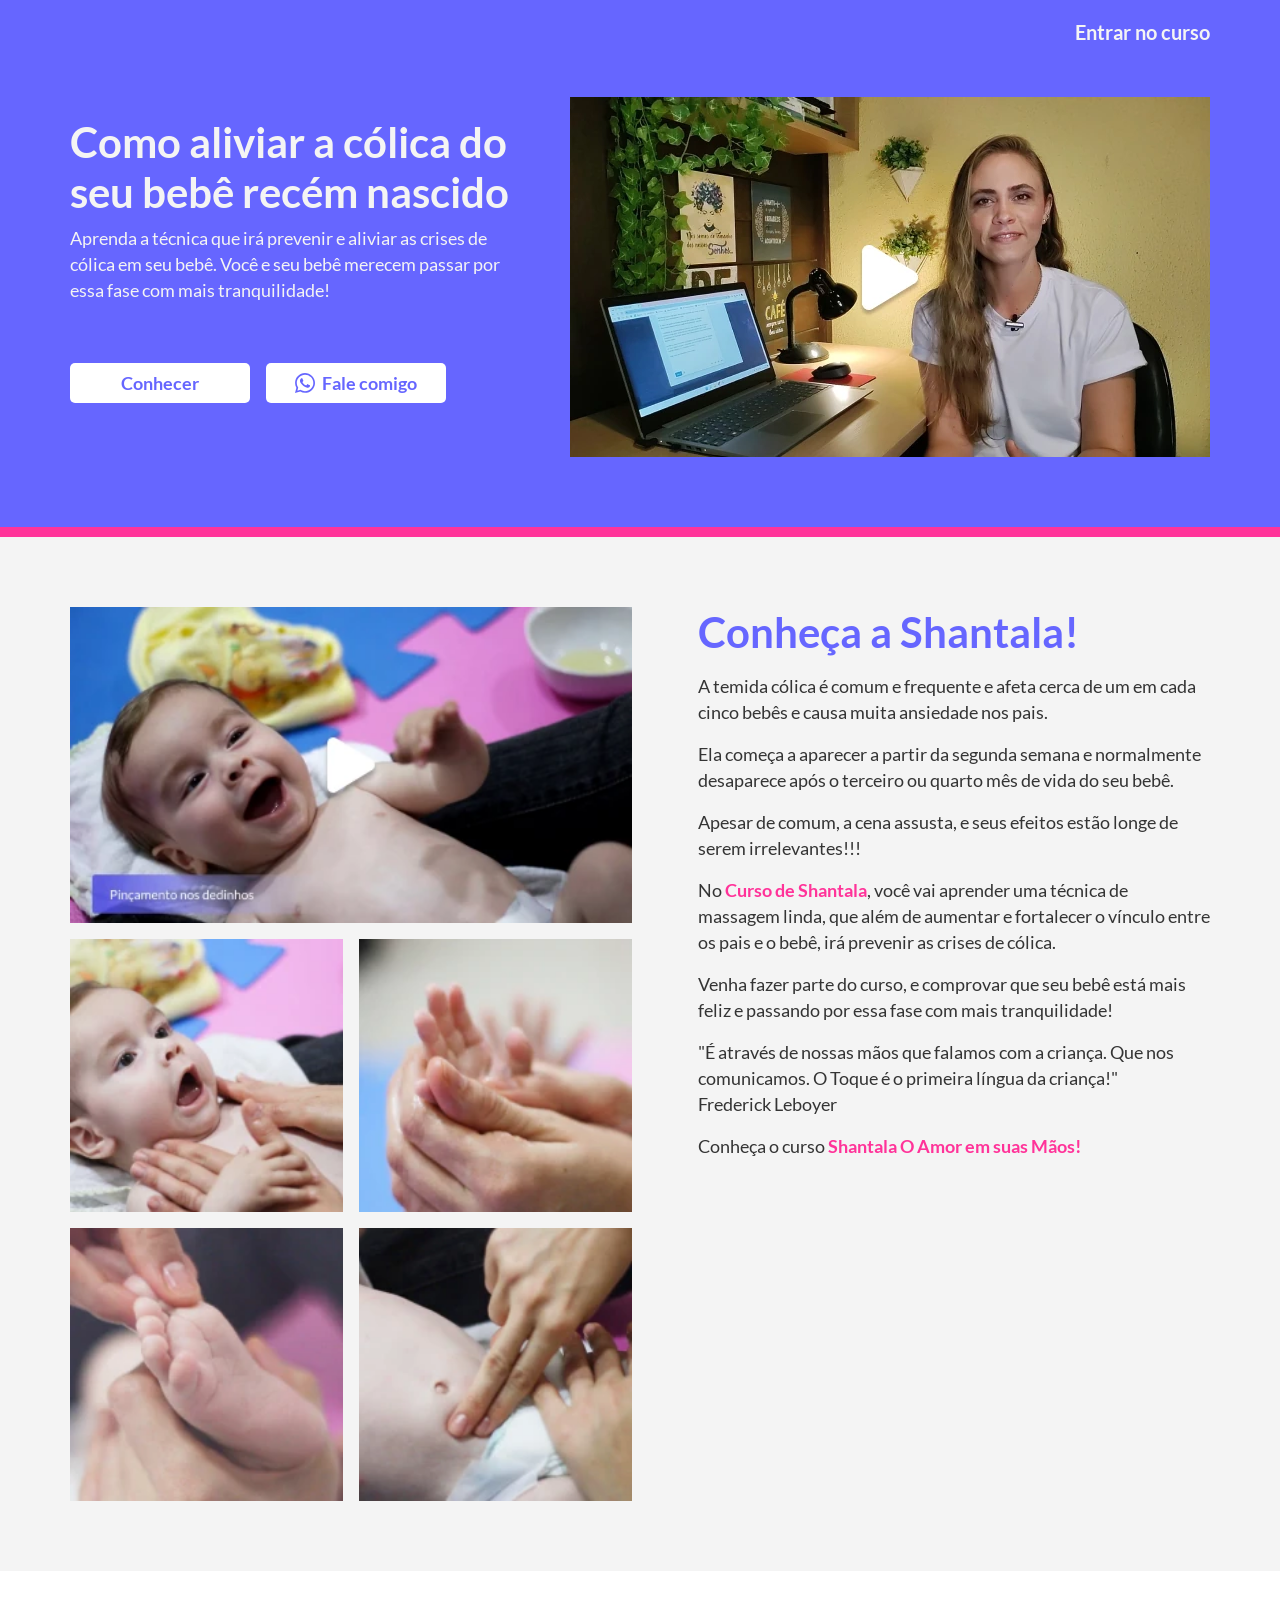
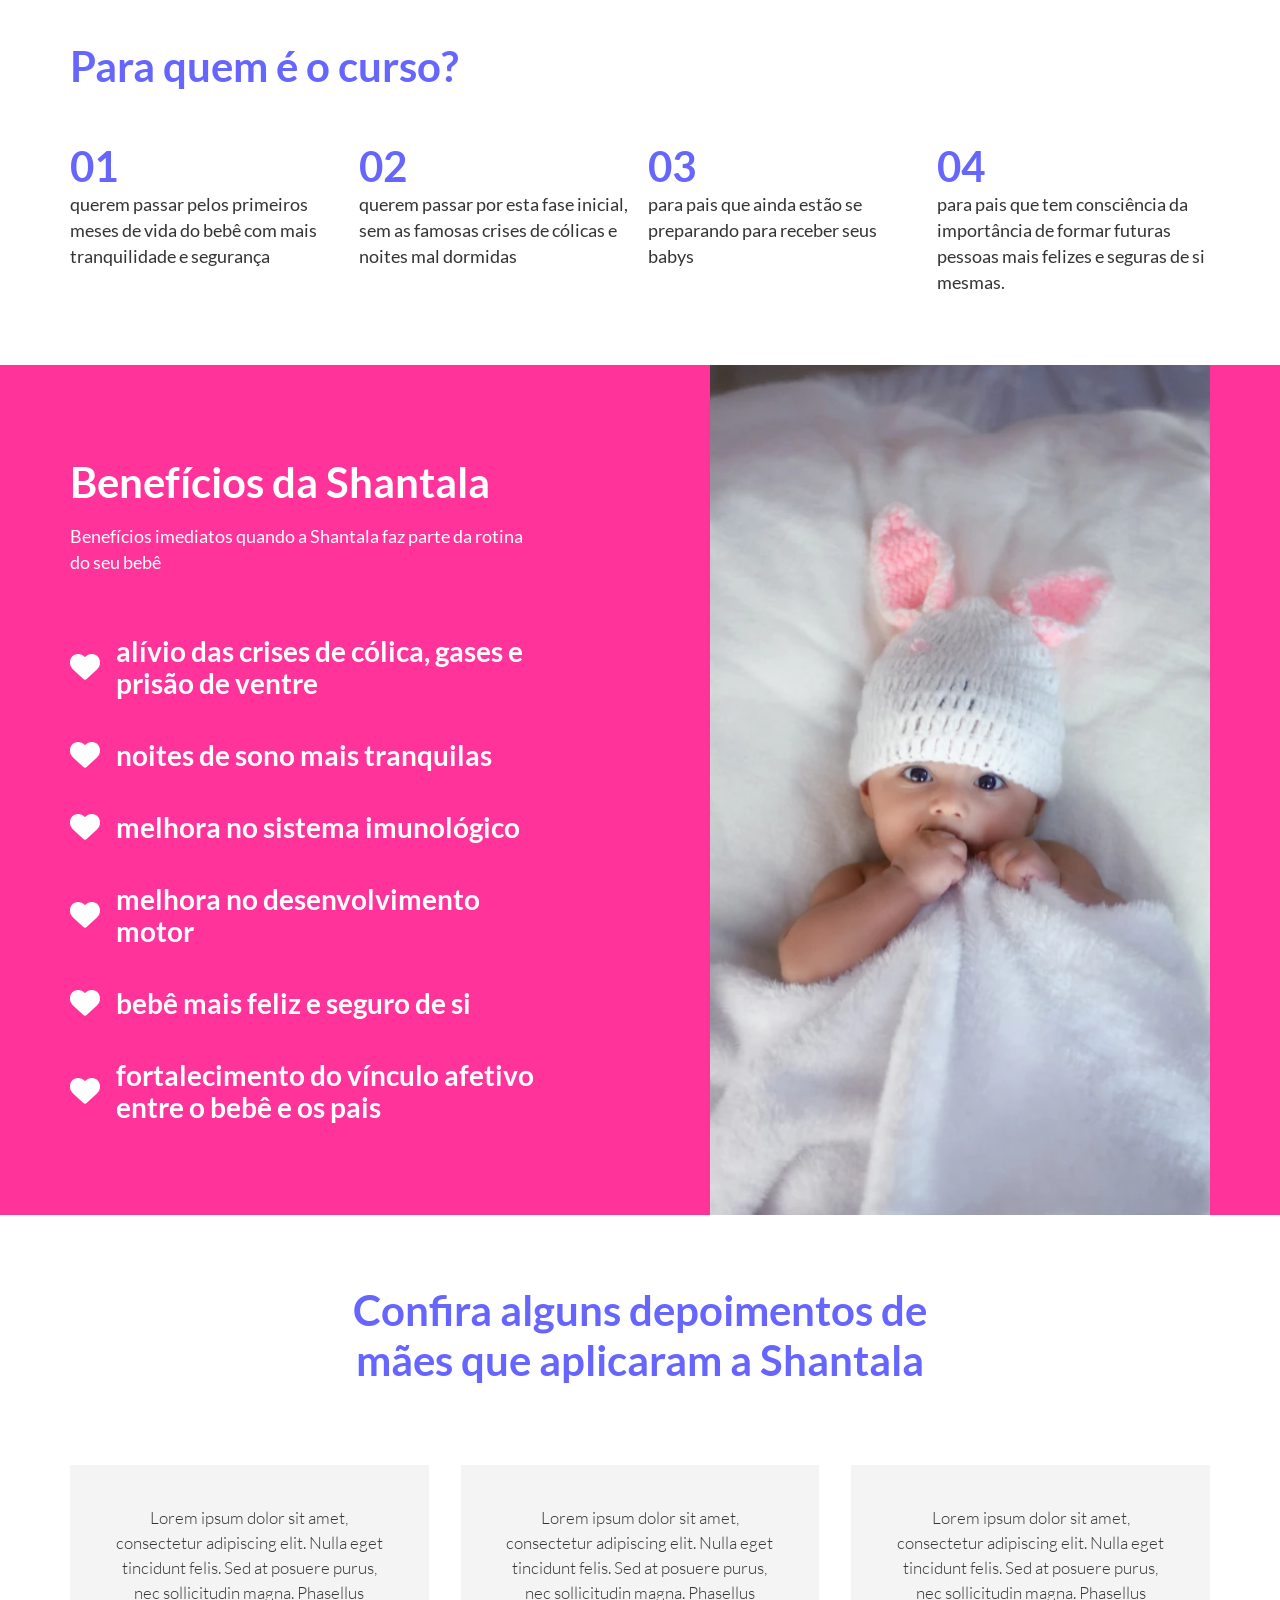
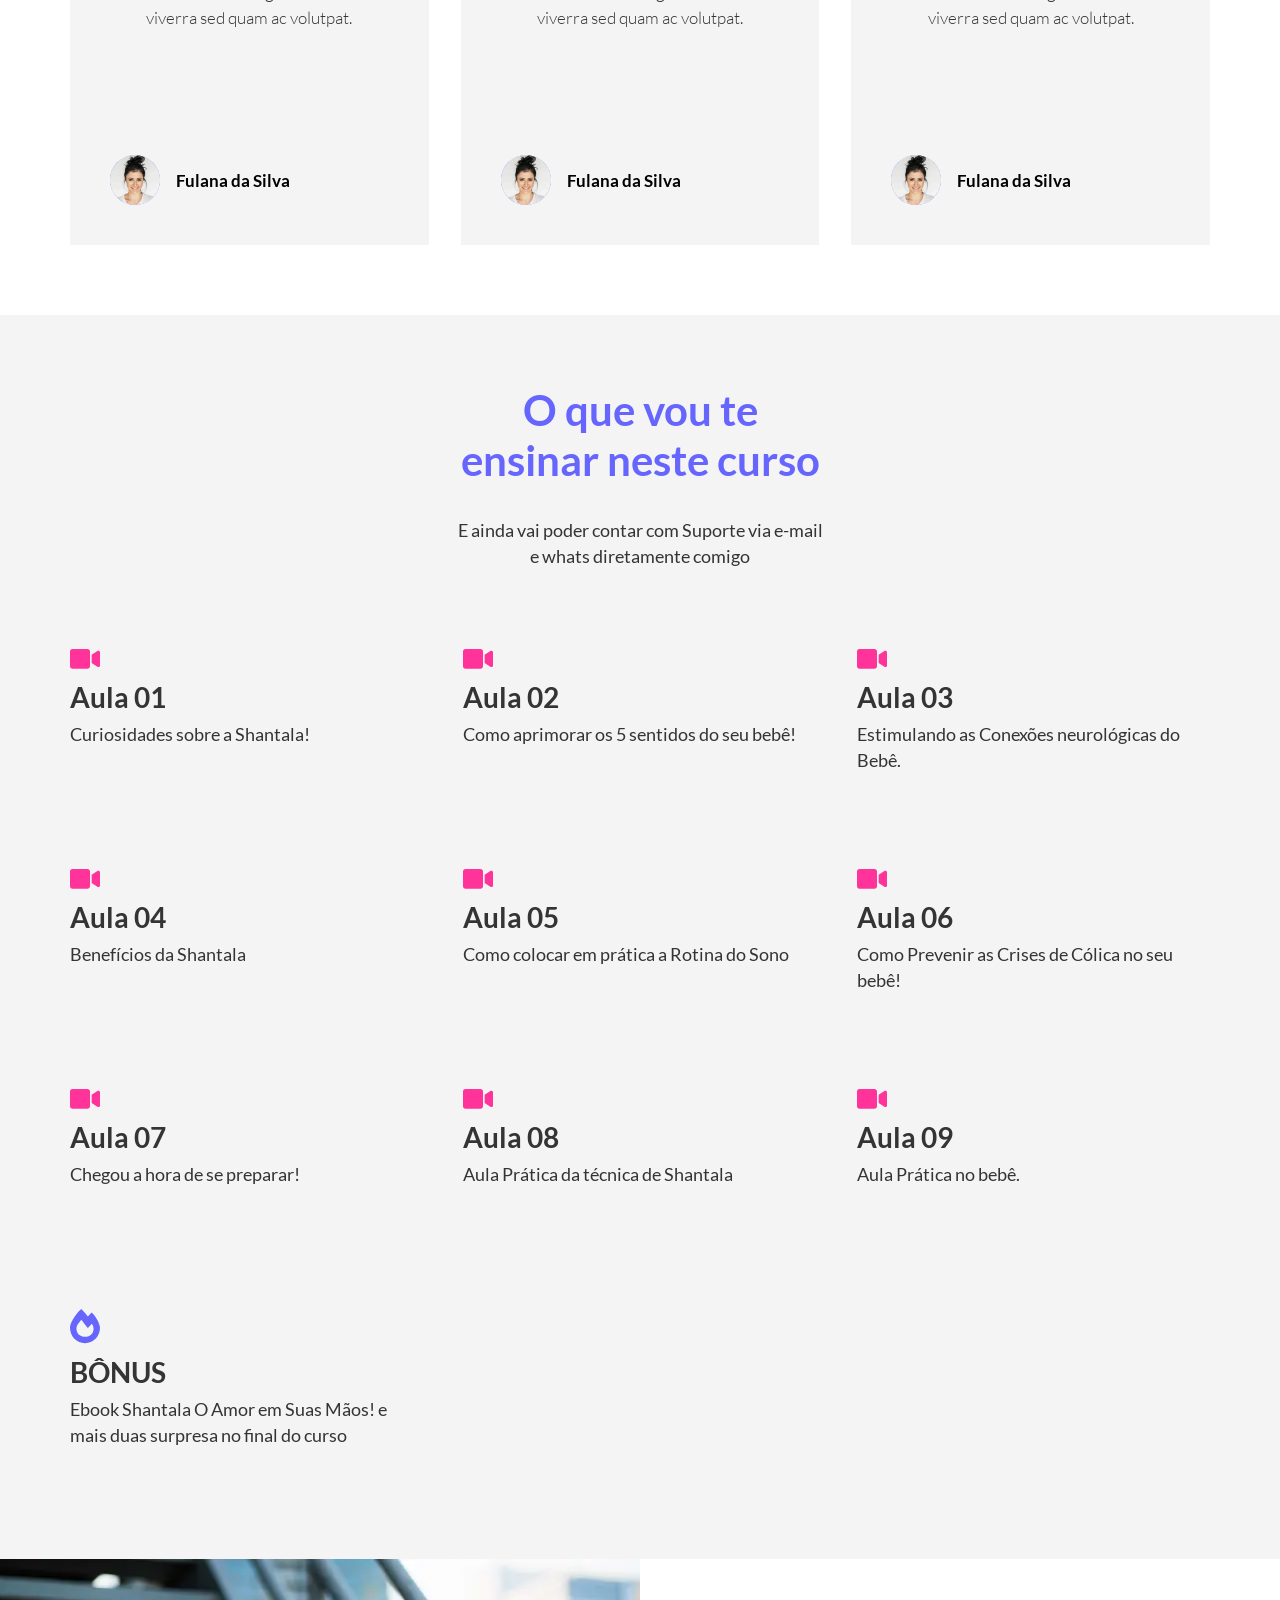
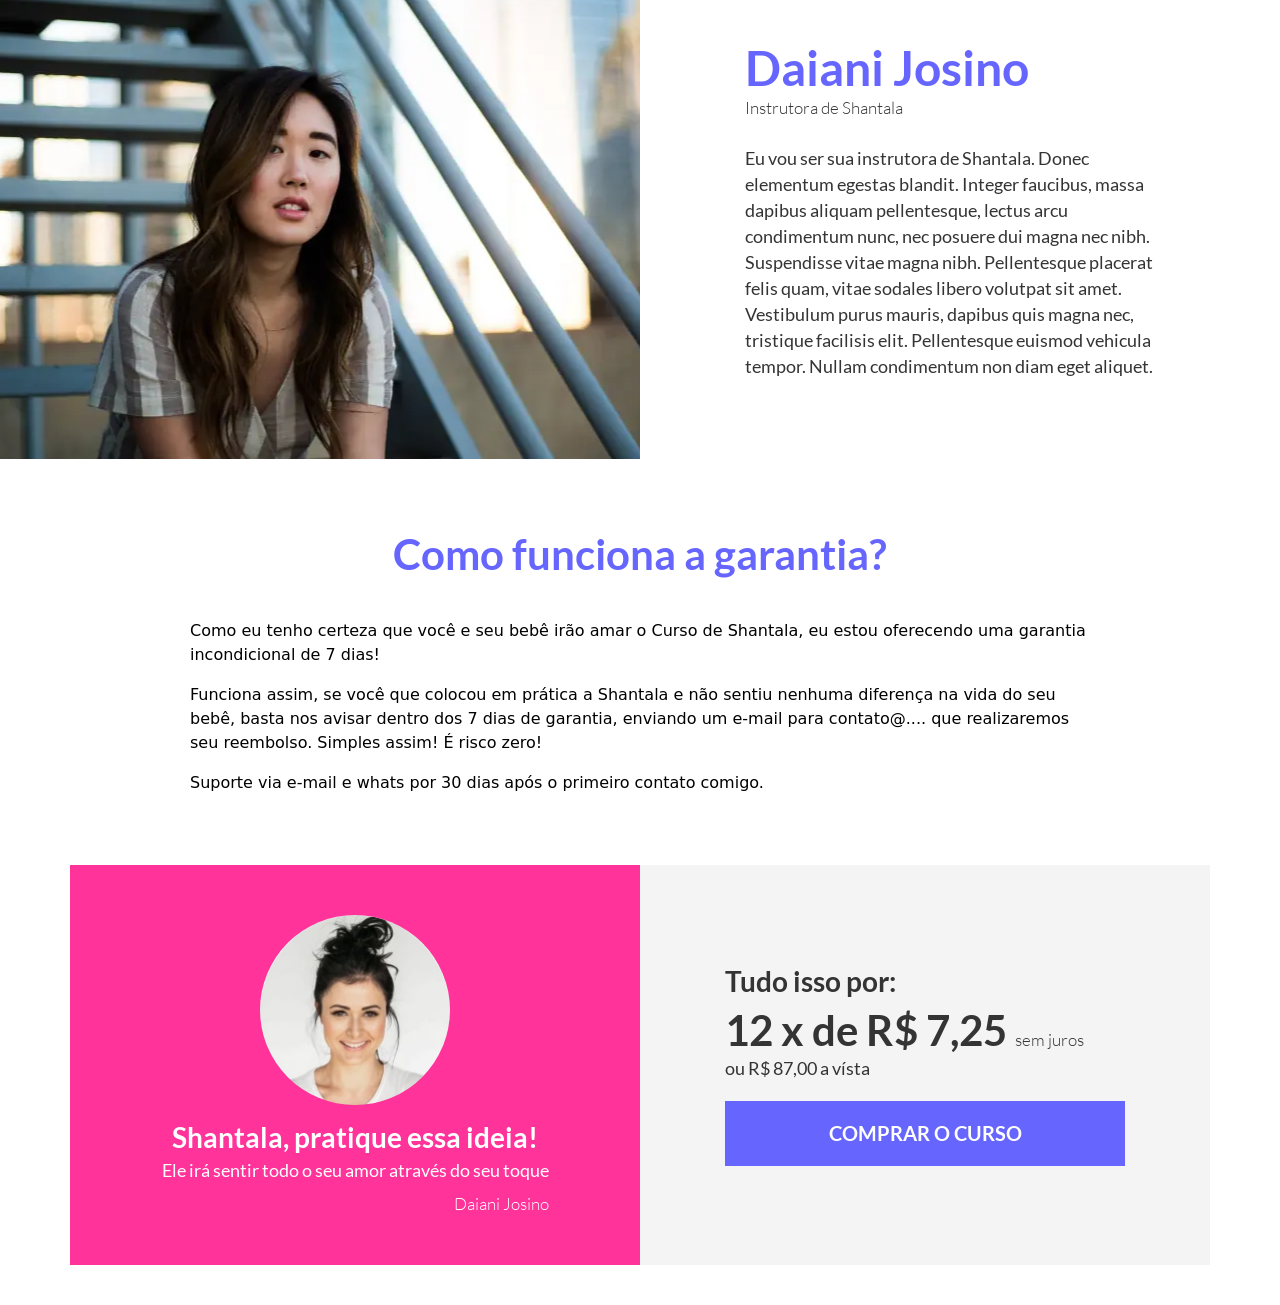
<file: src/index.html>
<!doctype html>
<html lang="en">
    <head>

        <meta charset="UTF-8">
        <meta http-equiv="content-language" content="pt-br">
        <meta name="viewport" content="width=device-width, user-scalable=no, initial-scale=1.0, maximum-scale=1.0, minimum-scale=1.0">
        <meta http-equiv="X-UA-Compatible" content="ie=edge">

        <!-- Metas padrão -->
        <meta name="description" content="Aprenda a técnica que irá prevenir e aliviar as crises de cólica em seu bebê">
        <meta name="keywords" content="crises de cólica,como aliviar a cólica do bebê,cólica no bebê,massagem no bebê,alívio das crises de cólica,curso de shantala,shantala O Amor em suas Mãos,Daiani Josino">
        <meta name="author" content="Ricardo Josino">
        <meta name="copyright" content="Shantala o amor em suas mãos" />
        <meta name="robots" content="index">

        <!-- Metas do Facebook-->
        <meta property="og:locale" content="pt_BR">
        <meta property="og:type" content="website">
        <meta property="og:title" content="Como aliviar a cólica do bebê">
        <meta property="og:description" content="Aprenda a técnica que irá prevenir e aliviar as crises de cólica em seu bebê">
        <meta property="og:url" content="https://curso.daianijosino.com.br/como-aliviar-a-colica-do-bebe">
        <meta property="og:site_name" content="Shantala o amor em suas mãos">
        <meta property="og:image" content="https://curso.daianijosino.com.br/como-aliviar-a-colica-do-bebe/asset/img/capa.jpg">
        <meta property="og:image:type" content="image/jpeg">
        <meta property="og:image:width" content="1200">
        <meta property="og:image:height" content="630">

        <!-- Metas do Twitter-->
        <meta name="twitter:card" content="summary">
        <meta name="twitter:title" content="Como aliviar a cólica do bebê">
        <meta name="twitter:description" content="Aprenda a técnica que irá prevenir e aliviar as crises de cólica em seu bebê">
        <meta name="twitter:site" content="Shantala o amor em suas mãos">
        <meta name="twitter:creator" content="Ricardo Josino">
        <meta name="twitter:domain" content="https://curso.daianijosino.com.br/como-aliviar-a-colica-do-bebe">

        <link rel="icon" type="image/x-icon" href="asset/img/favicon.png">
        <link rel="stylesheet" href="asset/css/style.css?version=8">

        <title>Como aliviar a cólica do bebê</title>
    </head>
    <body>


        <!-- Header -->
        <header class="theme-section bg-color01 border-b-[10px] border-color02 pt-[20px] ">


            <div class="container max-w-screen-xl text-right mb-[50px]">
                <a class="theme-title-04 text-color04" href="#">Entrar no curso</a>
            </div>


            <div class="container max-w-screen-xl lg:flex lg:flex-row lg:flex-nowrap lg:justify-start">

                <div class="w-full lg:w-1/2 ">

                    <h1 class="theme-title-02 text-color04 mt-0 lg:mt-5 lg:max-w-[450px]" title="Como aliviar a cólica do bebê">Como aliviar a cólica do seu bebê recém nascido</h1>
                    <p class="theme-text-01 text-color04 mt-2 lg:max-w-[450px]">
                        Aprenda a técnica que irá prevenir e aliviar as crises de cólica em seu bebê. Você e seu bebê merecem passar por essa fase com mais tranquilidade!
                    </p>

                    <!-- BOTÕES NO DESKTOP -->
                    <div class="relative hidden lg:flex lg:flex-nowrap lg:flex-row lg:justify-start lg:items-center lg:gap-4 lg:mt-[30px] lg:justify-start xl:mt-[60px]">

                        <a class="theme-btn-01 bg-color06 text-color01" href="#">
                            <span>Conhecer</span>
                        </a>


                        <a class="theme-btn-01 bg-color06 text-color01" href="https://wa.me/5547999938241">

                            <svg width="20" height="20" viewBox="0 0 20 20" fill="none" xmlns="http://www.w3.org/2000/svg">
                                <path fill="#6666FF" d="M17.0045 2.90625C15.1339 1.03125 12.6429 0 9.99554 0C4.53125 0 0.0848214 4.44643 0.0848214 9.91071C0.0848214 11.6562 0.540179 13.3616 1.40625 14.8661L0 20L5.25446 18.6205C6.70089 19.4107 8.33036 19.8259 9.99107 19.8259H9.99554C15.4554 19.8259 20 15.3795 20 9.91518C20 7.26786 18.875 4.78125 17.0045 2.90625ZM9.99554 18.1563C8.51339 18.1563 7.0625 17.7589 5.79911 17.0089L5.5 16.8304L2.38393 17.6473L3.21429 14.6071L3.01786 14.2946C2.19196 12.9821 1.75893 11.4688 1.75893 9.91071C1.75893 5.37054 5.45536 1.67411 10 1.67411C12.2009 1.67411 14.2679 2.53125 15.8214 4.08929C17.375 5.64732 18.3304 7.71429 18.3259 9.91518C18.3259 14.4598 14.5357 18.1563 9.99554 18.1563ZM14.5134 11.9866C14.2679 11.8616 13.0491 11.2634 12.8214 11.183C12.5938 11.0982 12.4286 11.058 12.2634 11.308C12.0982 11.558 11.625 12.1116 11.4777 12.2813C11.3348 12.4464 11.1875 12.4688 10.942 12.3438C9.48661 11.6161 8.53125 11.0446 7.57143 9.39732C7.31696 8.95982 7.82589 8.99107 8.29911 8.04464C8.37946 7.87946 8.33929 7.73661 8.27679 7.61161C8.21429 7.48661 7.71875 6.26786 7.51339 5.77232C7.3125 5.29018 7.10714 5.35714 6.95536 5.34821C6.8125 5.33929 6.64732 5.33929 6.48214 5.33929C6.31696 5.33929 6.04911 5.40179 5.82143 5.64732C5.59375 5.89732 4.95536 6.49554 4.95536 7.71429C4.95536 8.93304 5.84375 10.1116 5.96429 10.2768C6.08929 10.442 7.70982 12.942 10.1964 14.0179C11.7679 14.6964 12.3839 14.7545 13.1696 14.6384C13.6473 14.567 14.6339 14.0402 14.8393 13.4598C15.0446 12.8795 15.0446 12.3839 14.9821 12.2813C14.9241 12.1696 14.7589 12.1071 14.5134 11.9866Z" />
                            </svg>

                            <span>Fale comigo</span>
                        </a>

                    </div>

                </div>

                <div class="w-full my-5 md:flex md:flex-row lg:my-0 lg:w-1/2 lg:justify-end xl:w-[640px] xl:flex-shrink-0 " >

                    <!-- Vídeo de venda -->
                    <div id="video-venda" class="video w-full bg-color03">
                        <a id="video-venda-click" href="#" title="Assistir vídeo sobre o curso">
                            <img class="w-full" src="asset/img/video.webp" alt="Assistir vídeo sobre o curso">
                        </a>
                    </div>

                </div>

                <!-- BOTÕES NO MOBILE -->
                <div class="relative flex flex-nowrap flex-col justify-start items-center gap-4 mt-[30px] justify-start lg:hidden">

                    <a class="theme-btn-01 bg-color06 text-color01" href="#">

                        <svg width="20" height="20" viewBox="0 0 20 20" fill="none" xmlns="http://www.w3.org/2000/svg">
                            <path fill="#6666FF" d="M17.0045 2.90625C15.1339 1.03125 12.6429 0 9.99554 0C4.53125 0 0.0848214 4.44643 0.0848214 9.91071C0.0848214 11.6562 0.540179 13.3616 1.40625 14.8661L0 20L5.25446 18.6205C6.70089 19.4107 8.33036 19.8259 9.99107 19.8259H9.99554C15.4554 19.8259 20 15.3795 20 9.91518C20 7.26786 18.875 4.78125 17.0045 2.90625ZM9.99554 18.1563C8.51339 18.1563 7.0625 17.7589 5.79911 17.0089L5.5 16.8304L2.38393 17.6473L3.21429 14.6071L3.01786 14.2946C2.19196 12.9821 1.75893 11.4688 1.75893 9.91071C1.75893 5.37054 5.45536 1.67411 10 1.67411C12.2009 1.67411 14.2679 2.53125 15.8214 4.08929C17.375 5.64732 18.3304 7.71429 18.3259 9.91518C18.3259 14.4598 14.5357 18.1563 9.99554 18.1563ZM14.5134 11.9866C14.2679 11.8616 13.0491 11.2634 12.8214 11.183C12.5938 11.0982 12.4286 11.058 12.2634 11.308C12.0982 11.558 11.625 12.1116 11.4777 12.2813C11.3348 12.4464 11.1875 12.4688 10.942 12.3438C9.48661 11.6161 8.53125 11.0446 7.57143 9.39732C7.31696 8.95982 7.82589 8.99107 8.29911 8.04464C8.37946 7.87946 8.33929 7.73661 8.27679 7.61161C8.21429 7.48661 7.71875 6.26786 7.51339 5.77232C7.3125 5.29018 7.10714 5.35714 6.95536 5.34821C6.8125 5.33929 6.64732 5.33929 6.48214 5.33929C6.31696 5.33929 6.04911 5.40179 5.82143 5.64732C5.59375 5.89732 4.95536 6.49554 4.95536 7.71429C4.95536 8.93304 5.84375 10.1116 5.96429 10.2768C6.08929 10.442 7.70982 12.942 10.1964 14.0179C11.7679 14.6964 12.3839 14.7545 13.1696 14.6384C13.6473 14.567 14.6339 14.0402 14.8393 13.4598C15.0446 12.8795 15.0446 12.3839 14.9821 12.2813C14.9241 12.1696 14.7589 12.1071 14.5134 11.9866Z" />
                        </svg>

                        <span>Fale comigo</span>
                    </a>

                </div>

            </div>

        </header>

        <!-- Conheça a Shantala -->
        <section class="theme-section bg-color04">

            <div class="container w-full max-w-screen-xl flex flex-col items-start lg:flex lg:flex-row lg:flex-nowrap gap-4">

                <div class="w-full order-2 grid grid-cols-2 gap-4 md:grid-cols-4 lg:order-1 lg:w-1/2 lg:grid-cols-2">

                    <!-- vídeo -->
                    <div id="video-conheca-shantala" class="relative bg-color03 w-full col-span-2 md:col-span-4 lg:col-span-2">
                        <a id="video-conheca-shantala-click" href="#" title="Assistir vídeo sobre a técnica de masagem em bebê Shantala">
                            <img class="w-full" src="asset/img/video-sobre-shantala.webp" alt="Vídeo sobre Shantala">
                        </a>
                    </div>

                    <img class="w-full" src="asset/img/galeria-01.webp" alt="Deslizamento no tórax">

                    <img class="w-full" src="asset/img/galeria-02.webp" alt="Deslizamento com os polegares">

                    <img class="w-full" src="asset/img/galeria-03.webp" alt="Pinçamento nos dedinhos">

                    <img class="w-full" src="asset/img/galeria-04.webp" alt="Movimento ao redor do umbigo">


                </div>

                <div class="w-full order-1 lg:order-2 lg:w-1/2 xl:pl-[50px]">
                    <h2 class="theme-title-02 text-color01 mb-4">Conheça a Shantala!</h2>

                    <div class="theme-text-01 text-color03 flex flex-col gap-4">

                        <p>A temida cólica é comum e frequente e afeta cerca de um em cada cinco bebês e causa muita ansiedade nos pais.</p>

                        <p >Ela começa a aparecer a partir da segunda semana e normalmente desaparece após o terceiro ou quarto mês de vida do seu bebê.</p>

                        <p>Apesar de comum, a cena assusta, e seus efeitos estão longe de serem irrelevantes!!!</p>

                        <p>No <b class="text-color02">Curso de Shantala</b>, você vai aprender uma técnica de massagem linda, que além de aumentar e fortalecer o vínculo entre os pais e o bebê, irá prevenir as crises de cólica.</p>

                        <p>Venha fazer parte do curso, e comprovar que seu bebê está mais feliz e passando por essa fase com mais tranquilidade!</p>

                        <p>
                            "É através de nossas mãos que falamos com a criança. Que nos comunicamos. O Toque é o primeira língua da criança!"<br>
                            Frederick Leboyer
                        </p>

                        <p>
                            Conheça o curso <span class="text-color02"><b>Shantala O Amor em suas Mãos!</b></span>
                        </p>

                    </div>

                </div>

            </div>

        </section>

        <!-- Para quem é o curso -->
        <section class="theme-section bg-color06">

            <div class="container max-w-screen-xl">
                <h2 class="theme-title-02 text-color01">Para quem é o curso?</h2>

                <div class="relative mt-[50px] grid grid-cols-1 gap-10 lg:grid-cols-4 lg:gap-4">

                    <div class="relative w-full">
                        <h4 class="theme-title-02 text-color01">01</h4>
                        <p class="theme-text-01 text-color03">querem passar pelos primeiros meses de vida do bebê com mais tranquilidade e segurança</p>
                    </div>

                    <div class="relative w-full">
                        <h4 class="theme-title-02 text-color01">02</h4>
                        <p class="theme-text-01 text-color03">querem passar por esta fase inicial, sem as famosas crises de cólicas e noites mal dormidas</p>
                    </div>

                    <div class="relative w-full">
                        <h4 class="theme-title-02 text-color01">03</h4>
                        <p class="theme-text-01 text-color03">para pais que ainda estão se preparando para receber seus babys</p>
                    </div>

                    <div class="relative w-full">
                        <h4 class="theme-title-02 text-color01">04</h4>
                        <p class="theme-text-01 text-color03">para pais que tem consciência da importância de formar futuras pessoas mais felizes e seguras de si mesmas.</p>
                    </div>

                </div>

            </div>

        </section>

        <!-- Benefícios -->
        <section class="relative bg-color02 w-full h-auto ">
            <div class="container max-w-screen-xl flex flex-row flex-nowrap justify-between xl:min-h-[850px] ">

                <div class="relative flex flex-col justify-center px-[20px] py-[30px] lg:w-1/2 xl:p-0 ">
                    <h2 class="theme-title-02 text-color06">Benefícios da Shantala</h2>
                    <p class="theme-text-01 text-color06 mt-4 lg:max-w-[470px]">Benefícios imediatos quando a Shantala faz parte da rotina do seu bebê</p>

                    <!-- Lista de benefícios -->
                    <div class="flex flex-col gap-10 mt-[60px] lg:max-w-[470px] ">

                        <!-- item -->
                        <div class="relative flex flex-row flex-nowrap justify-start items-center">

                            <div>
                                <svg class="mr-4" width="30" height="26" viewBox="0 0 30 26" fill="none" xmlns="http://www.w3.org/2000/svg">
                                    <path fill="white" d="M0 8.71568V8.37584C0 4.28014 2.96016 0.786778 6.99609 0.114121C9.61523 -0.330605 12.3867 0.540098 14.2969 2.45318L15 3.15514L15.6504 2.45318C17.6133 0.540098 20.332 -0.330605 23.0039 0.114121C27.041 0.786778 30 4.28014 30 8.37584V8.71568C30 11.1473 28.9922 13.4735 27.2109 15.1317L16.623 25.0165C16.1836 25.4266 15.6035 25.6551 15 25.6551C14.3965 25.6551 13.8164 25.4266 13.377 25.0165L2.78848 15.1317C1.00957 13.4735 1.75781e-05 11.1473 1.75781e-05 8.71568H0Z" />
                                </svg>
                            </div>

                            <span class="theme-title-03 text-color06">alívio das crises de cólica, gases e prisão de ventre</span>
                        </div>

                        <!-- item -->
                        <div class="relative flex flex-row flex-nowrap justify-start items-center">

                            <div>
                                <svg class="mr-4" width="30" height="26" viewBox="0 0 30 26" fill="none" xmlns="http://www.w3.org/2000/svg">
                                    <path fill="white" d="M0 8.71568V8.37584C0 4.28014 2.96016 0.786778 6.99609 0.114121C9.61523 -0.330605 12.3867 0.540098 14.2969 2.45318L15 3.15514L15.6504 2.45318C17.6133 0.540098 20.332 -0.330605 23.0039 0.114121C27.041 0.786778 30 4.28014 30 8.37584V8.71568C30 11.1473 28.9922 13.4735 27.2109 15.1317L16.623 25.0165C16.1836 25.4266 15.6035 25.6551 15 25.6551C14.3965 25.6551 13.8164 25.4266 13.377 25.0165L2.78848 15.1317C1.00957 13.4735 1.75781e-05 11.1473 1.75781e-05 8.71568H0Z" />
                                </svg>
                            </div>

                            <span class="theme-title-03 text-color06">noites de sono mais tranquilas</span>
                        </div>

                        <!-- item -->
                        <div class="relative flex flex-row flex-nowrap justify-start items-center">

                            <div>
                                <svg class="mr-4" width="30" height="26" viewBox="0 0 30 26" fill="none" xmlns="http://www.w3.org/2000/svg">
                                    <path fill="white" d="M0 8.71568V8.37584C0 4.28014 2.96016 0.786778 6.99609 0.114121C9.61523 -0.330605 12.3867 0.540098 14.2969 2.45318L15 3.15514L15.6504 2.45318C17.6133 0.540098 20.332 -0.330605 23.0039 0.114121C27.041 0.786778 30 4.28014 30 8.37584V8.71568C30 11.1473 28.9922 13.4735 27.2109 15.1317L16.623 25.0165C16.1836 25.4266 15.6035 25.6551 15 25.6551C14.3965 25.6551 13.8164 25.4266 13.377 25.0165L2.78848 15.1317C1.00957 13.4735 1.75781e-05 11.1473 1.75781e-05 8.71568H0Z" />
                                </svg>
                            </div>

                            <span class="theme-title-03 text-color06">melhora no sistema imunológico</span>
                        </div>

                        <!-- item -->
                        <div class="relative flex flex-row flex-nowrap justify-start items-center">

                            <div>
                                <svg class="mr-4" width="30" height="26" viewBox="0 0 30 26" fill="none" xmlns="http://www.w3.org/2000/svg">
                                    <path fill="white" d="M0 8.71568V8.37584C0 4.28014 2.96016 0.786778 6.99609 0.114121C9.61523 -0.330605 12.3867 0.540098 14.2969 2.45318L15 3.15514L15.6504 2.45318C17.6133 0.540098 20.332 -0.330605 23.0039 0.114121C27.041 0.786778 30 4.28014 30 8.37584V8.71568C30 11.1473 28.9922 13.4735 27.2109 15.1317L16.623 25.0165C16.1836 25.4266 15.6035 25.6551 15 25.6551C14.3965 25.6551 13.8164 25.4266 13.377 25.0165L2.78848 15.1317C1.00957 13.4735 1.75781e-05 11.1473 1.75781e-05 8.71568H0Z" />
                                </svg>
                            </div>

                            <span class="theme-title-03 text-color06">melhora no desenvolvimento motor</span>
                        </div>

                        <!-- item -->
                        <div class="relative flex flex-row flex-nowrap justify-start items-center">

                            <div>
                                <svg class="mr-4" width="30" height="26" viewBox="0 0 30 26" fill="none" xmlns="http://www.w3.org/2000/svg">
                                    <path fill="white" d="M0 8.71568V8.37584C0 4.28014 2.96016 0.786778 6.99609 0.114121C9.61523 -0.330605 12.3867 0.540098 14.2969 2.45318L15 3.15514L15.6504 2.45318C17.6133 0.540098 20.332 -0.330605 23.0039 0.114121C27.041 0.786778 30 4.28014 30 8.37584V8.71568C30 11.1473 28.9922 13.4735 27.2109 15.1317L16.623 25.0165C16.1836 25.4266 15.6035 25.6551 15 25.6551C14.3965 25.6551 13.8164 25.4266 13.377 25.0165L2.78848 15.1317C1.00957 13.4735 1.75781e-05 11.1473 1.75781e-05 8.71568H0Z" />
                                </svg>
                            </div>

                            <span class="theme-title-03 text-color06">bebê mais feliz e seguro de si</span>
                        </div>

                        <!-- item -->
                        <div class="relative flex flex-row flex-nowrap justify-start items-center">

                            <div>
                                <svg class="mr-4" width="30" height="26" viewBox="0 0 30 26" fill="none" xmlns="http://www.w3.org/2000/svg">
                                    <path fill="white" d="M0 8.71568V8.37584C0 4.28014 2.96016 0.786778 6.99609 0.114121C9.61523 -0.330605 12.3867 0.540098 14.2969 2.45318L15 3.15514L15.6504 2.45318C17.6133 0.540098 20.332 -0.330605 23.0039 0.114121C27.041 0.786778 30 4.28014 30 8.37584V8.71568C30 11.1473 28.9922 13.4735 27.2109 15.1317L16.623 25.0165C16.1836 25.4266 15.6035 25.6551 15 25.6551C14.3965 25.6551 13.8164 25.4266 13.377 25.0165L2.78848 15.1317C1.00957 13.4735 1.75781e-05 11.1473 1.75781e-05 8.71568H0Z" />
                                </svg>
                            </div>

                            <span class="theme-title-03 text-color06">fortalecimento do vínculo afetivo entre o bebê e os pais</span>
                        </div>

                    </div>

                </div>

                <!-- Imagem dos beneficios da shantala -->
                <div class="hidden relative lg:flex lg:w-1/2 flex-shrink-0 bg-no-repeat bg-top bg-cover bg-[url('../img/beneficios-da-shantala.webp')] xl:w-[500px] " title="Benefícios da Shantala"></div>

            </div>
        </section>


        <!-- Depoimentos -->
        <section class="theme-section bg-color06">
            <div class="container max-w-screen-xl">
                <h2 class="theme-title-02 max-w-[660px] text-color01 text-center mx-auto">Confira alguns depoimentos de mães que aplicaram a Shantala</h2>

                <!-- Lista de comentários -->
                <div class="relative mt-10 grid grid-cols-1 gap-8 md:grid-cols-2 lg:grid-cols-3 lg:mt-20">

                    <div class="relative flex flex-col justify-between bg-color04 p-10 gap-6 lg:min-h-[380px]">
                        <p class="theme-text-02 text-color03 text-center">Lorem ipsum dolor sit amet, consectetur adipiscing elit. Nulla eget tincidunt felis. Sed at posuere purus, nec sollicitudin magna. Phasellus viverra sed quam ac volutpat.</p>

                        <div class="relative flex flex-row flex-nowrap justify-start items-center">
                            <div class="relative rounded-full w-[50px] h-[50px] bg-color01 flex-shrink-0 mr-4 bg-top bg-no-repeat bg-cover bg-[url('../img/sample-profile.png')] "></div>
                            <h4 class="theme-text-02 font-bold">Fulana da Silva</h4>
                        </div>

                    </div>

                    <div class="relative flex flex-col justify-between bg-color04 p-10 gap-6 lg:min-h-[380px]">
                        <p class="theme-text-02 text-color03 text-center">Lorem ipsum dolor sit amet, consectetur adipiscing elit. Nulla eget tincidunt felis. Sed at posuere purus, nec sollicitudin magna. Phasellus viverra sed quam ac volutpat.</p>

                        <div class="relative flex flex-row flex-nowrap justify-start items-center">
                            <div class="relative rounded-full w-[50px] h-[50px] bg-color01 flex-shrink-0 mr-4  bg-top bg-no-repeat bg-cover bg-[url('../img/sample-profile.png')]"></div>
                            <h4 class="theme-text-02 font-bold">Fulana da Silva</h4>
                        </div>
                    </div>

                    <div class="relative flex flex-col justify-between bg-color04 p-10 gap-6 md:col-span-2 lg: lg:col-span-1 lg:min-h-[380px]">
                        <p class="theme-text-02 text-color03 text-center">Lorem ipsum dolor sit amet, consectetur adipiscing elit. Nulla eget tincidunt felis. Sed at posuere purus, nec sollicitudin magna. Phasellus viverra sed quam ac volutpat.</p>

                        <div class="relative flex flex-row flex-nowrap justify-start items-center">
                            <div class="relative rounded-full w-[50px] h-[50px] bg-color01 flex-shrink-0 mr-4  bg-top bg-no-repeat bg-cover bg-[url('../img/sample-profile.png')]"></div>
                            <h4 class="theme-text-02 font-bold">Fulana da Silva</h4>
                        </div>
                    </div>

                </div>

            </div>
        </section>

        <!-- O curso -->
        <section class="theme-section bg-color04">
            <div class="container max-w-screen-xl">
                <h2 class="theme-title-02 text-color01 text-center w-full mx-auto md:max-w-[375px]">O que vou te ensinar neste curso</h2>
                <p class="relative block theme-text-01 text-color03 w-full text-center mt-8 md:max-w-[375px] md:mx-auto ">E ainda vai poder contar com Suporte via e-mail e whats diretamente comigo</p>

                <!-- Lista de capítulos -->
                <div class="relative mt-20 grid grid-cols-2 gap-5 lg:grid-cols-3 lg:gap-10">

                    <!-- Aula 01 -->
                    <div class="relative min-h-[180px]">
                        <div>
                            <svg width="30" height="20" viewBox="0 0 30 20" fill="none" xmlns="http://www.w3.org/2000/svg">
                                <path fill="#FF3399" d="M20 2.46305V17.2414C20 18.6017 18.8807 19.7044 17.5 19.7044H2.5C1.11927 19.7044 0 18.6017 0 17.2414V2.46305C0 1.10273 1.11927 0 2.5 0H17.5C18.8802 0 20 1.10273 20 2.46305ZM30 3.25842V16.4409C30 17.7494 28.4807 18.5134 27.3755 17.7643L21.6667 13.8906V5.81383L27.375 1.93658C28.4844 1.18688 30 1.95505 30 3.25842Z" />
                            </svg>
                        </div>

                        <h2 class="theme-title-03 text-color03 mt-3">Aula 01</h2>
                        <p class="theme-text-01 text-color03 mt-2">Curiosidades sobre a Shantala!</p>

                    </div>

                    <!-- Aula 02 -->
                    <div class="relative min-h-[180px]">
                        <div>
                            <svg width="30" height="20" viewBox="0 0 30 20" fill="none" xmlns="http://www.w3.org/2000/svg">
                                <path fill="#FF3399" d="M20 2.46305V17.2414C20 18.6017 18.8807 19.7044 17.5 19.7044H2.5C1.11927 19.7044 0 18.6017 0 17.2414V2.46305C0 1.10273 1.11927 0 2.5 0H17.5C18.8802 0 20 1.10273 20 2.46305ZM30 3.25842V16.4409C30 17.7494 28.4807 18.5134 27.3755 17.7643L21.6667 13.8906V5.81383L27.375 1.93658C28.4844 1.18688 30 1.95505 30 3.25842Z" />
                            </svg>
                        </div>

                        <h2 class="theme-title-03 text-color03 mt-3">Aula 02</h2>
                        <p class="theme-text-01 text-color03 mt-2">Como aprimorar os 5 sentidos do seu bebê!</p>

                    </div>

                    <!-- Aula 03 -->
                    <div class="relative min-h-[180px]">
                        <div>
                            <svg width="30" height="20" viewBox="0 0 30 20" fill="none" xmlns="http://www.w3.org/2000/svg">
                                <path fill="#FF3399" d="M20 2.46305V17.2414C20 18.6017 18.8807 19.7044 17.5 19.7044H2.5C1.11927 19.7044 0 18.6017 0 17.2414V2.46305C0 1.10273 1.11927 0 2.5 0H17.5C18.8802 0 20 1.10273 20 2.46305ZM30 3.25842V16.4409C30 17.7494 28.4807 18.5134 27.3755 17.7643L21.6667 13.8906V5.81383L27.375 1.93658C28.4844 1.18688 30 1.95505 30 3.25842Z" />
                            </svg>
                        </div>

                        <h2 class="theme-title-03 text-color03 mt-3">Aula 03</h2>
                        <p class="theme-text-01 text-color03 mt-2">Estimulando as Conexões neurológicas do Bebê.</p>

                    </div>

                    <!-- Aula 04 -->
                    <div class="relative min-h-[180px]">
                        <div>
                            <svg width="30" height="20" viewBox="0 0 30 20" fill="none" xmlns="http://www.w3.org/2000/svg">
                                <path fill="#FF3399" d="M20 2.46305V17.2414C20 18.6017 18.8807 19.7044 17.5 19.7044H2.5C1.11927 19.7044 0 18.6017 0 17.2414V2.46305C0 1.10273 1.11927 0 2.5 0H17.5C18.8802 0 20 1.10273 20 2.46305ZM30 3.25842V16.4409C30 17.7494 28.4807 18.5134 27.3755 17.7643L21.6667 13.8906V5.81383L27.375 1.93658C28.4844 1.18688 30 1.95505 30 3.25842Z" />
                            </svg>
                        </div>

                        <h2 class="theme-title-03 text-color03 mt-3">Aula 04</h2>
                        <p class="theme-text-01 text-color03 mt-2">Benefícios da Shantala</p>

                    </div>


                    <!-- Aula 05 -->
                    <div class="relative min-h-[180px]">
                        <div>
                            <svg width="30" height="20" viewBox="0 0 30 20" fill="none" xmlns="http://www.w3.org/2000/svg">
                                <path fill="#FF3399" d="M20 2.46305V17.2414C20 18.6017 18.8807 19.7044 17.5 19.7044H2.5C1.11927 19.7044 0 18.6017 0 17.2414V2.46305C0 1.10273 1.11927 0 2.5 0H17.5C18.8802 0 20 1.10273 20 2.46305ZM30 3.25842V16.4409C30 17.7494 28.4807 18.5134 27.3755 17.7643L21.6667 13.8906V5.81383L27.375 1.93658C28.4844 1.18688 30 1.95505 30 3.25842Z" />
                            </svg>
                        </div>

                        <h2 class="theme-title-03 text-color03 mt-3">Aula 05</h2>
                        <p class="theme-text-01 text-color03 mt-2">Como colocar em prática a Rotina do Sono</p>

                    </div>

                    <!-- Aula 06 -->
                    <div class="relative min-h-[180px]">
                        <div>
                            <svg width="30" height="20" viewBox="0 0 30 20" fill="none" xmlns="http://www.w3.org/2000/svg">
                                <path fill="#FF3399" d="M20 2.46305V17.2414C20 18.6017 18.8807 19.7044 17.5 19.7044H2.5C1.11927 19.7044 0 18.6017 0 17.2414V2.46305C0 1.10273 1.11927 0 2.5 0H17.5C18.8802 0 20 1.10273 20 2.46305ZM30 3.25842V16.4409C30 17.7494 28.4807 18.5134 27.3755 17.7643L21.6667 13.8906V5.81383L27.375 1.93658C28.4844 1.18688 30 1.95505 30 3.25842Z" />
                            </svg>
                        </div>

                        <h2 class="theme-title-03 text-color03 mt-3">Aula 06</h2>
                        <p class="theme-text-01 text-color03 mt-2">Como Prevenir as Crises de Cólica no seu bebê!</p>

                    </div>


                    <!-- Aula 07 -->
                    <div class="relative min-h-[180px]">
                        <div>
                            <svg width="30" height="20" viewBox="0 0 30 20" fill="none" xmlns="http://www.w3.org/2000/svg">
                                <path fill="#FF3399" d="M20 2.46305V17.2414C20 18.6017 18.8807 19.7044 17.5 19.7044H2.5C1.11927 19.7044 0 18.6017 0 17.2414V2.46305C0 1.10273 1.11927 0 2.5 0H17.5C18.8802 0 20 1.10273 20 2.46305ZM30 3.25842V16.4409C30 17.7494 28.4807 18.5134 27.3755 17.7643L21.6667 13.8906V5.81383L27.375 1.93658C28.4844 1.18688 30 1.95505 30 3.25842Z" />
                            </svg>
                        </div>

                        <h2 class="theme-title-03 text-color03 mt-3">Aula 07</h2>
                        <p class="theme-text-01 text-color03 mt-2">Chegou a hora de se preparar!</p>

                    </div>


                    <!-- Aula 08 -->
                    <div class="relative min-h-[180px]">
                        <div>
                            <svg width="30" height="20" viewBox="0 0 30 20" fill="none" xmlns="http://www.w3.org/2000/svg">
                                <path fill="#FF3399" d="M20 2.46305V17.2414C20 18.6017 18.8807 19.7044 17.5 19.7044H2.5C1.11927 19.7044 0 18.6017 0 17.2414V2.46305C0 1.10273 1.11927 0 2.5 0H17.5C18.8802 0 20 1.10273 20 2.46305ZM30 3.25842V16.4409C30 17.7494 28.4807 18.5134 27.3755 17.7643L21.6667 13.8906V5.81383L27.375 1.93658C28.4844 1.18688 30 1.95505 30 3.25842Z" />
                            </svg>
                        </div>

                        <h2 class="theme-title-03 text-color03 mt-3">Aula 08</h2>
                        <p class="theme-text-01 text-color03 mt-2">Aula Prática da técnica de Shantala</p>

                    </div>


                    <!-- Aula 09 -->
                    <div class="relative min-h-[180px]">
                        <div>
                            <svg width="30" height="20" viewBox="0 0 30 20" fill="none" xmlns="http://www.w3.org/2000/svg">
                                <path fill="#FF3399" d="M20 2.46305V17.2414C20 18.6017 18.8807 19.7044 17.5 19.7044H2.5C1.11927 19.7044 0 18.6017 0 17.2414V2.46305C0 1.10273 1.11927 0 2.5 0H17.5C18.8802 0 20 1.10273 20 2.46305ZM30 3.25842V16.4409C30 17.7494 28.4807 18.5134 27.3755 17.7643L21.6667 13.8906V5.81383L27.375 1.93658C28.4844 1.18688 30 1.95505 30 3.25842Z" />
                            </svg>
                        </div>

                        <h2 class="theme-title-03 text-color03 mt-3">Aula 09</h2>
                        <p class="theme-text-01 text-color03 mt-2">Aula Prática no bebê.</p>

                    </div>


                    <!-- Bonus -->
                    <div class="relative min-h-[180px]">
                        <div>
                            <svg width="30" height="35" viewBox="0 0 30 35" fill="none" xmlns="http://www.w3.org/2000/svg">
                                <path fill="#6666FF" d="M21.6629 3.43192C20.2768 4.72098 19.0179 6.07701 17.9062 7.43973C16.0781 4.92991 13.808 2.37723 11.25 0C4.67076 6.10179 0 14.0625 0 18.8571C0 27.3817 6.70982 34.2857 15 34.2857C23.2902 34.2857 30 27.3817 30 18.8571C30 15.2946 26.5179 7.93527 21.6629 3.43192ZM20.3638 26.2433C18.9107 27.2545 17.1295 27.8571 15.1942 27.8571C10.3641 27.8571 6.42857 24.6609 6.42857 19.4732C6.42857 16.8864 8.05179 14.6089 11.2996 10.7143C11.7683 11.25 17.921 19.1116 17.921 19.1116L21.8471 14.633C22.1233 15.085 22.3739 15.5384 22.5998 15.9656C24.4353 19.4598 23.6652 23.933 20.3638 26.2433Z" />
                            </svg>

                        </div>

                        <h2 class="theme-title-03 text-color03 mt-3">BÔNUS</h2>
                        <p class="theme-text-01 text-color03 mt-2">Ebook Shantala O Amor em Suas Mãos! e mais duas surpresa no final do curso</p>

                    </div>



                </div>

            </div>
        </section>

        <!-- Bio Daiani Josino -->
        <section class="relative grid grid-cols-1 lg:grid-cols-2">

            <!-- Foto -->
            <div class="relative bg-color04 w-full min-h-[300px] bg-top bg-no-repeat bg-cover bg-[url('../img/sample-img-bio.webp')] md:min-h-[450px] lg:min-h-[500px] 2xl:min-h-[600px] " title="Daiani Josino">

            </div>

            <!-- Texto -->
            <div class="relative flex flex-col p-10 justify-center items-center">

                <div class="relative w-full xl:max-w-[430px]">
                    <h2 class="theme-title-01 text-color01">Daiani Josino</h2>
                    <span class="theme-text-02 text-color03">Instrutora de Shantala</span>
                    <p class="theme-text-01 text-color03 mt-6">Eu vou ser sua instrutora de Shantala. Donec elementum egestas blandit. Integer faucibus, massa dapibus aliquam pellentesque, lectus arcu condimentum nunc, nec posuere dui magna nec nibh. Suspendisse vitae magna nibh. Pellentesque placerat felis quam, vitae sodales libero volutpat sit amet. Vestibulum purus mauris, dapibus quis magna nec, tristique facilisis elit. Pellentesque euismod vehicula tempor. Nullam condimentum non diam eget aliquet.</p>
                </div>

            </div>

        </section>

        <!-- Garantia -->
        <section class="theme-section bg-color06">
            <div class="container max-w-screen-xl">
                <h2 class="theme-title-02 text-color01 text-center">Como funciona a garantia?</h2>

                <div class="flex flex-col gap-4 mt-10 w-full max-w-[900px] mx-auto">
                    <p>
                        Como eu tenho certeza que você e seu bebê irão amar o Curso de Shantala, eu estou oferecendo uma garantia incondicional de 7 dias!
                    </p>

                    <p>
                        Funciona assim, se você que colocou em prática a Shantala e não sentiu nenhuma diferença na vida do seu bebê, basta nos avisar dentro dos 7 dias de garantia, enviando um e-mail para contato@.... que realizaremos seu reembolso. Simples assim! É risco zero!
                    </p>

                    <p>
                        Suporte via e-mail e whats por 30 dias após o primeiro contato comigo.
                    </p>

                </div>
            </div>
        </section>

        <!-- Comprar -->
        <section class="relative mb-10">
            <div class="container w-full max-w-screen-xl mx-auto grid grid-cols-1 md:grid-cols-2">
                <div class="relative bg-color02 w-full  p-12 flex flex-col justify-center items-center lg:min-h-[400px]">

                    <div class="relative rounded-full w-[190px] h-[190px]  bg-color04 bg-top bg-no-repeat bg-cover bg-[url('../img/sample-profile-large.webp')]">

                    </div>

                    <h3 class="theme-title-03 text-color06 text-center mt-4">Shantala, pratique essa ideia!</h3>
                    <p class="theme-text-01 text-color06 text-center mt-1">
                        Ele irá sentir todo o seu amor através do seu toque
                        <span class="relative block theme-text-02 w-full text-color06 text-right mt-2">Daiani Josino</span>
                    </p>


                </div>

                <div class="relative bg-color04 p-12 w-full flex flex-col justify-center items-center md:p-4 lg:min-h-[400px] lg:p-0">

                    <div class="relative w-full max-w-[400px]">
                        <h4 class="theme-title-03 text-color03">Tudo isso por:</h4>
                        <h2 class="theme-title-02 text-color03 mt-2">12 x de R$ 7,25 <span class="theme-text-02">sem juros</span></h2>
                        <h3 class="theme-text-01 text-color03">ou R$ 87,00 a vísta</h3>

                        <a class="relative bg-color01 text-color06 theme-title-04 mt-5 flex flex-row flex-nowrap justify-center items-center w-full h-[65px]" href="#">COMPRAR O CURSO</a>

                    </div>

                </div>

            </div>
        </section>


        <!-- scripts -->
        <script>

            function playVideo(selector_video, selector_button, video_id, player)
            {
                let video = document.querySelector(selector_video)
                let video_click = document.querySelector(selector_button)
                let vimeo, youtube, src


                video_click.addEventListener('click', function(e) {
                    e.preventDefault()

                    vimeo = `<iframe class="w-full aspect-video" src="https://player.vimeo.com/video/${video_id}?h=bc18484ce9&autoplay=1&color=6666FF&title=0&byline=0&portrait=0" frameborder="0" allow="autoplay; fullscreen; picture-in-picture" allowfullscreen></iframe>`;
                    youtube = `<iframe class="w-full aspect-video" src="https://www.youtube.com/embed/${video_id}?autoplay=1&modestbranding=1&rel=0&showinfo=0&controls=2&fs=1" title="" frameborder="0" allow="accelerometer; autoplay; clipboard-write; encrypted-media; gyroscope; picture-in-picture" allowfullscreen></iframe>`

                    if (player === 'youtube') {
                        src = youtube
                    } else if (player === 'vimeo') {
                        src = vimeo
                    } else {
                        src = 'Não possível reproduzir o vídeo'
                    }

                    video.innerHTML = src


                })
            }

            // hcitt97R1Vk
            // quYodSv0Wr0
            playVideo('#video-venda', '#video-venda-click', '718436952', 'vimeo')
            playVideo('#video-conheca-shantala', '#video-conheca-shantala-click', '718436952', 'vimeo')


        </script>

    </body>
</html>
</file>
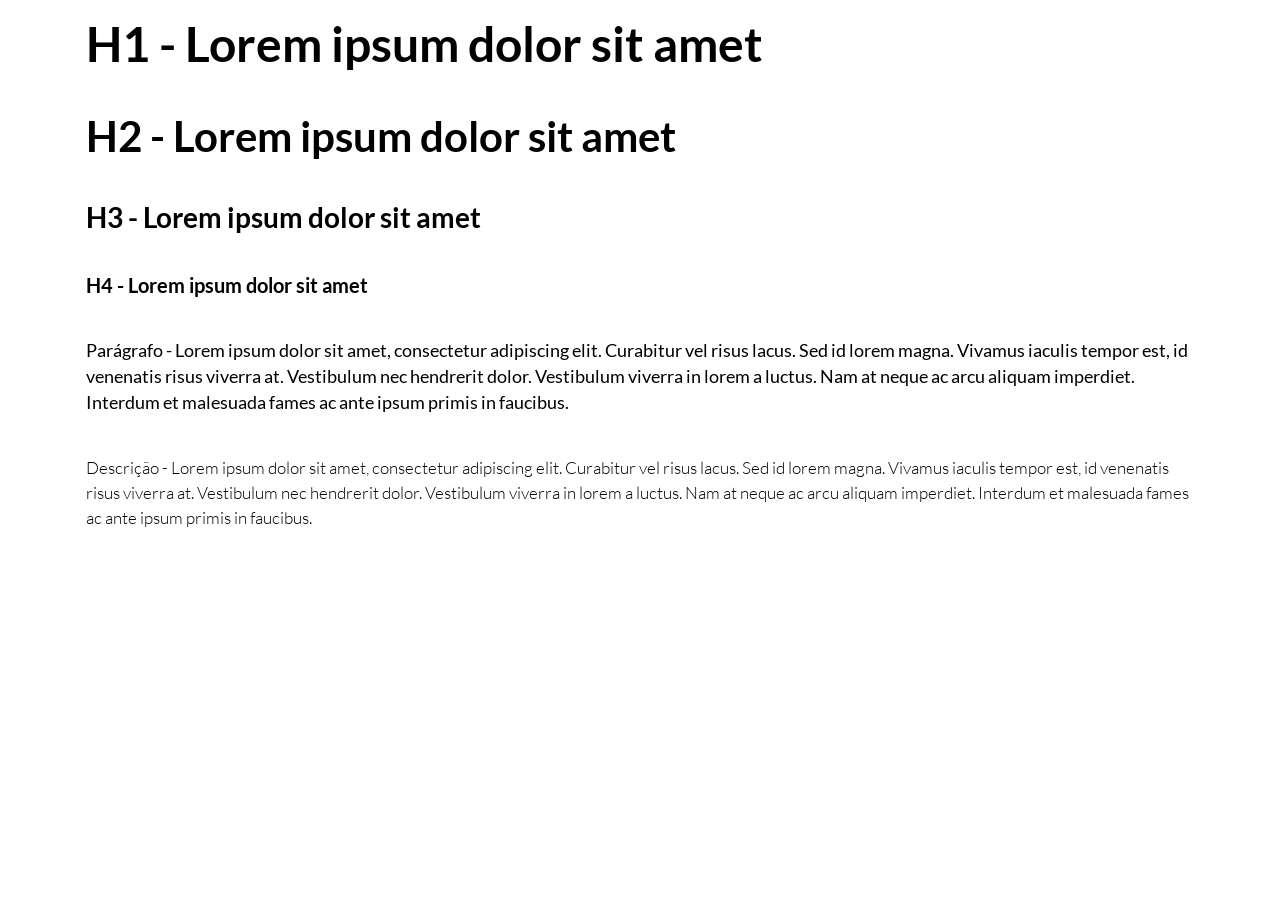
<file: src/typography.html>
<!doctype html>
<html lang="en">
    <head>
        <meta charset="UTF-8">
        <meta name="viewport" content="width=device-width, user-scalable=no, initial-scale=1.0, maximum-scale=1.0, minimum-scale=1.0">
        <meta http-equiv="X-UA-Compatible" content="ie=edge">
        <link rel="stylesheet" href="asset/css/style.css">
        <title>Tipografia</title>
    </head>
    <body class="relative flex flex-col gap-10 container max-w-screen-xl p-4">

        <h1 class="theme-title-01">H1 - Lorem ipsum dolor sit amet</h1>
        <h2 class="theme-title-02">H2 - Lorem ipsum dolor sit amet</h2>
        <h3 class="theme-title-03">H3 - Lorem ipsum dolor sit amet</h3>
        <h4 class="theme-title-04">H4 - Lorem ipsum dolor sit amet</h4>


        <p class="theme-text-01">
            Parágrafo - Lorem ipsum dolor sit amet, consectetur adipiscing elit. Curabitur vel risus lacus. Sed id lorem magna. Vivamus iaculis tempor est, id venenatis risus viverra at. Vestibulum nec hendrerit dolor. Vestibulum viverra in lorem a luctus. Nam at neque ac arcu aliquam imperdiet. Interdum et malesuada fames ac ante ipsum primis in faucibus.
        </p>


        <p class="theme-text-02">
            Descrição - Lorem ipsum dolor sit amet, consectetur adipiscing elit. Curabitur vel risus lacus. Sed id lorem magna. Vivamus iaculis tempor est, id venenatis risus viverra at. Vestibulum nec hendrerit dolor. Vestibulum viverra in lorem a luctus. Nam at neque ac arcu aliquam imperdiet. Interdum et malesuada fames ac ante ipsum primis in faucibus.
        </p>


    </body>
</html>
</file>
<file: src/asset/css/style.css>
/*! tailwindcss v3.0.24 | MIT License | https://tailwindcss.com*/*,:after,:before{box-sizing:border-box;border:0 solid}:after,:before{--tw-content:""}html{line-height:1.5;-webkit-text-size-adjust:100%;-moz-tab-size:4;-o-tab-size:4;tab-size:4;font-family:ui-sans-serif,system-ui,-apple-system,BlinkMacSystemFont,Segoe UI,Roboto,Helvetica Neue,Arial,Noto Sans,sans-serif,Apple Color Emoji,Segoe UI Emoji,Segoe UI Symbol,Noto Color Emoji}body{margin:0;line-height:inherit}hr{height:0;color:inherit;border-top-width:1px}abbr:where([title]){-webkit-text-decoration:underline dotted;text-decoration:underline dotted}h1,h2,h3,h4,h5,h6{font-size:inherit;font-weight:inherit}a{color:inherit;text-decoration:inherit}b,strong{font-weight:bolder}code,kbd,pre,samp{font-family:ui-monospace,SFMono-Regular,Menlo,Monaco,Consolas,Liberation Mono,Courier New,monospace;font-size:1em}small{font-size:80%}sub,sup{font-size:75%;line-height:0;position:relative;vertical-align:initial}sub{bottom:-.25em}sup{top:-.5em}table{text-indent:0;border-color:inherit;border-collapse:collapse}button,input,optgroup,select,textarea{font-family:inherit;font-size:100%;line-height:inherit;color:inherit;margin:0;padding:0}button,select{text-transform:none}[type=button],[type=reset],[type=submit],button{-webkit-appearance:button;background-color:initial;background-image:none}:-moz-focusring{outline:auto}:-moz-ui-invalid{box-shadow:none}progress{vertical-align:initial}::-webkit-inner-spin-button,::-webkit-outer-spin-button{height:auto}[type=search]{-webkit-appearance:textfield;outline-offset:-2px}::-webkit-search-decoration{-webkit-appearance:none}::-webkit-file-upload-button{-webkit-appearance:button;font:inherit}summary{display:list-item}blockquote,dd,dl,figure,h1,h2,h3,h4,h5,h6,hr,p,pre{margin:0}fieldset{margin:0}fieldset,legend{padding:0}menu,ol,ul{list-style:none;margin:0;padding:0}textarea{resize:vertical}input::-moz-placeholder,textarea::-moz-placeholder{opacity:1;color:#9ca3af}input:-ms-input-placeholder,textarea:-ms-input-placeholder{opacity:1;color:#9ca3af}input::placeholder,textarea::placeholder{opacity:1;color:#9ca3af}[role=button],button{cursor:pointer}:disabled{cursor:default}audio,canvas,embed,iframe,img,object,svg,video{display:block;vertical-align:middle}img,video{max-width:100%;height:auto}[hidden]{display:none}@font-face{font-family:lato;src:local("lato"),url(../fonts/Lato-Light.ttf);font-weight:300;font-display:swap}@font-face{font-family:lato;src:local("lato"),url(../fonts/Lato-Regular.ttf);font-weight:400;font-display:swap}@font-face{font-family:lato;src:local("lato"),url(../fonts/Lato-Bold.ttf);font-weight:700;font-display:swap}*,:after,:before{--tw-translate-x:0;--tw-translate-y:0;--tw-rotate:0;--tw-skew-x:0;--tw-skew-y:0;--tw-scale-x:1;--tw-scale-y:1;--tw-pan-x: ;--tw-pan-y: ;--tw-pinch-zoom: ;--tw-scroll-snap-strictness:proximity;--tw-ordinal: ;--tw-slashed-zero: ;--tw-numeric-figure: ;--tw-numeric-spacing: ;--tw-numeric-fraction: ;--tw-ring-inset: ;--tw-ring-offset-width:0px;--tw-ring-offset-color:#fff;--tw-ring-color:#3b82f680;--tw-ring-offset-shadow:0 0 #0000;--tw-ring-shadow:0 0 #0000;--tw-shadow:0 0 #0000;--tw-shadow-colored:0 0 #0000;--tw-blur: ;--tw-brightness: ;--tw-contrast: ;--tw-grayscale: ;--tw-hue-rotate: ;--tw-invert: ;--tw-saturate: ;--tw-sepia: ;--tw-drop-shadow: ;--tw-backdrop-blur: ;--tw-backdrop-brightness: ;--tw-backdrop-contrast: ;--tw-backdrop-grayscale: ;--tw-backdrop-hue-rotate: ;--tw-backdrop-invert: ;--tw-backdrop-opacity: ;--tw-backdrop-saturate: ;--tw-backdrop-sepia: }.container{width:100%;margin-right:auto;margin-left:auto}@media (min-width:640px){.container{max-width:640px}}@media (min-width:768px){.container{max-width:768px}}@media (min-width:1024px){.container{max-width:1024px}}@media (min-width:1140px){.container{max-width:1140px}}@media (min-width:1536px){.container{max-width:1536px}}.theme-title-01{font-family:lato;font-size:26px;font-weight:700;line-height:33px}@media (min-width:640px){.theme-title-01{font-size:30px;line-height:37px}}@media (min-width:768px){.theme-title-01{font-size:34px;line-height:41px}}@media (min-width:1024px){.theme-title-01{font-size:38px;line-height:55px}}@media (min-width:1140px){.theme-title-01{font-size:48px}}.theme-title-02{font-family:lato;font-size:24px;font-weight:700;line-height:30px}@media (min-width:640px){.theme-title-02{font-size:28px;line-height:34px}}@media (min-width:768px){.theme-title-02{font-size:32px;line-height:38px}}@media (min-width:1024px){.theme-title-02{font-size:36px;line-height:50px}}@media (min-width:1140px){.theme-title-02{font-size:42px}}.theme-title-03{font-family:lato;font-size:18px;font-weight:700;line-height:22px}@media (min-width:640px){.theme-title-03{font-size:20px;line-height:24px}}@media (min-width:768px){.theme-title-03{font-size:22px;line-height:26px}}@media (min-width:1024px){.theme-title-03{font-size:24px;line-height:32px}}@media (min-width:1140px){.theme-title-03{font-size:28px}}.theme-title-04{font-family:lato;font-size:16px;font-weight:700;line-height:20px}@media (min-width:640px){.theme-title-04{font-size:16px;line-height:20px}}@media (min-width:768px){.theme-title-04{font-size:17px;line-height:21px}}@media (min-width:1024px){.theme-title-04{font-size:18px;line-height:24px}}@media (min-width:1140px){.theme-title-04{font-size:20px}}.theme-text-01{font-family:lato;font-size:16px;font-weight:400;line-height:24px}@media (min-width:768px){.theme-text-01{font-size:17px;line-height:25px}}@media (min-width:1024px){.theme-text-01{font-size:18px;line-height:26px}}.theme-text-02{font-family:lato;font-size:16px;font-weight:300;line-height:24px}@media (min-width:768px){.theme-text-02{font-size:16px;line-height:24px}}@media (min-width:1024px){.theme-text-02{font-size:17px;line-height:25px}}.theme-section{padding:30px 20px}@media (min-width:768px){.theme-section{padding:40px}}@media (min-width:1140px){.theme-section{padding:70px 0}}.theme-btn-01{position:relative;display:flex;height:40px;width:-webkit-fit-content;width:-moz-fit-content;width:fit-content;min-width:180px;flex-direction:row;flex-wrap:nowrap;align-items:center;justify-content:center;border-radius:5px;font-family:lato;font-size:18px;font-weight:700;line-height:26px}.theme-btn-01 svg{margin-right:7px}.relative{position:relative}.order-2{order:2}.order-1{order:1}.col-span-2{grid-column:span 2/span 2}.my-5{margin-top:1.25rem;margin-bottom:1.25rem}.mx-auto{margin-left:auto;margin-right:auto}.mb-\[50px\]{margin-bottom:50px}.mt-0{margin-top:0}.mt-2{margin-top:.5rem}.mt-\[30px\]{margin-top:30px}.mb-4{margin-bottom:1rem}.mt-\[50px\]{margin-top:50px}.mt-4{margin-top:1rem}.mt-\[60px\]{margin-top:60px}.mr-4{margin-right:1rem}.mt-10{margin-top:2.5rem}.mt-8{margin-top:2rem}.mt-20{margin-top:5rem}.mt-3{margin-top:.75rem}.mt-6{margin-top:1.5rem}.mb-10{margin-bottom:2.5rem}.mt-1{margin-top:.25rem}.mt-5{margin-top:1.25rem}.block{display:block}.flex{display:flex}.grid{display:grid}.hidden{display:none}.aspect-video{aspect-ratio:16/9}.h-auto{height:auto}.h-\[50px\]{height:50px}.h-\[190px\]{height:190px}.h-\[65px\]{height:65px}.min-h-\[180px\]{min-height:180px}.min-h-\[300px\]{min-height:300px}.w-full{width:100%}.w-\[50px\]{width:50px}.w-\[190px\]{width:190px}.max-w-screen-xl{max-width:1140px}.max-w-\[660px\]{max-width:660px}.max-w-\[900px\]{max-width:900px}.max-w-\[400px\]{max-width:400px}.flex-shrink-0{flex-shrink:0}.grid-cols-2{grid-template-columns:repeat(2,minmax(0,1fr))}.grid-cols-1{grid-template-columns:repeat(1,minmax(0,1fr))}.flex-row{flex-direction:row}.flex-col{flex-direction:column}.flex-nowrap{flex-wrap:nowrap}.items-start{align-items:flex-start}.items-center{align-items:center}.justify-start{justify-content:flex-start}.justify-center{justify-content:center}.justify-between{justify-content:space-between}.gap-4{gap:1rem}.gap-10{gap:2.5rem}.gap-8{gap:2rem}.gap-6{gap:1.5rem}.gap-5{gap:1.25rem}.rounded-full{border-radius:9999px}.border-b-\[10px\]{border-bottom-width:10px}.border-color02{--tw-border-opacity:1;border-color:rgb(255 51 153/var(--tw-border-opacity))}.bg-color01{--tw-bg-opacity:1;background-color:rgb(102 102 255/var(--tw-bg-opacity))}.bg-color06{--tw-bg-opacity:1;background-color:rgb(255 255 255/var(--tw-bg-opacity))}.bg-color03{--tw-bg-opacity:1;background-color:rgb(52 52 52/var(--tw-bg-opacity))}.bg-color04{--tw-bg-opacity:1;background-color:rgb(244 244 244/var(--tw-bg-opacity))}.bg-color02{--tw-bg-opacity:1;background-color:rgb(255 51 153/var(--tw-bg-opacity))}.bg-\[url\(\'\.\.\/img\/beneficios-da-shantala\.webp\'\)\]{background-image:url(../img/beneficios-da-shantala.webp)}.bg-\[url\(\'\.\.\/img\/sample-profile\.png\'\)\]{background-image:url(../img/sample-profile.png)}.bg-\[url\(\'\.\.\/img\/sample-img-bio\.webp\'\)\]{background-image:url(../img/sample-img-bio.webp)}.bg-\[url\(\'\.\.\/img\/sample-profile-large\.webp\'\)\]{background-image:url(../img/sample-profile-large.webp)}.bg-cover{background-size:cover}.bg-top{background-position:top}.bg-no-repeat{background-repeat:no-repeat}.p-10{padding:2.5rem}.p-12{padding:3rem}.p-4{padding:1rem}.px-\[20px\]{padding-left:20px;padding-right:20px}.py-\[30px\]{padding-top:30px;padding-bottom:30px}.pt-\[20px\]{padding-top:20px}.text-center{text-align:center}.text-right{text-align:right}.font-bold{font-weight:700}.text-color04{--tw-text-opacity:1;color:rgb(244 244 244/var(--tw-text-opacity))}.text-color01{--tw-text-opacity:1;color:rgb(102 102 255/var(--tw-text-opacity))}.text-color03{--tw-text-opacity:1;color:rgb(52 52 52/var(--tw-text-opacity))}.text-color02{--tw-text-opacity:1;color:rgb(255 51 153/var(--tw-text-opacity))}.text-color06{--tw-text-opacity:1;color:rgb(255 255 255/var(--tw-text-opacity))}@media (min-width:768px){.md\:col-span-4{grid-column:span 4/span 4}.md\:col-span-2{grid-column:span 2/span 2}.md\:mx-auto{margin-left:auto;margin-right:auto}.md\:flex{display:flex}.md\:min-h-\[450px\]{min-height:450px}.md\:max-w-\[375px\]{max-width:375px}.md\:grid-cols-4{grid-template-columns:repeat(4,minmax(0,1fr))}.md\:grid-cols-2{grid-template-columns:repeat(2,minmax(0,1fr))}.md\:flex-row{flex-direction:row}.md\:p-4{padding:1rem}}@media (min-width:1024px){.lg\:order-1{order:1}.lg\:order-2{order:2}.lg\:col-span-2{grid-column:span 2/span 2}.lg\:col-span-1{grid-column:span 1/span 1}.lg\:my-0{margin-top:0;margin-bottom:0}.lg\:mt-5{margin-top:1.25rem}.lg\:mt-\[30px\]{margin-top:30px}.lg\:mt-20{margin-top:5rem}.lg\:flex{display:flex}.lg\:hidden{display:none}.lg\:min-h-\[380px\]{min-height:380px}.lg\:min-h-\[500px\]{min-height:500px}.lg\:min-h-\[400px\]{min-height:400px}.lg\:w-1\/2{width:50%}.lg\:max-w-\[450px\]{max-width:450px}.lg\:max-w-\[470px\]{max-width:470px}.lg\:grid-cols-2{grid-template-columns:repeat(2,minmax(0,1fr))}.lg\:grid-cols-4{grid-template-columns:repeat(4,minmax(0,1fr))}.lg\:grid-cols-3{grid-template-columns:repeat(3,minmax(0,1fr))}.lg\:flex-row{flex-direction:row}.lg\:flex-nowrap{flex-wrap:nowrap}.lg\:items-center{align-items:center}.lg\:justify-start{justify-content:flex-start}.lg\:justify-end{justify-content:flex-end}.lg\:gap-4{gap:1rem}.lg\:gap-10{gap:2.5rem}.lg\:p-0{padding:0}}@media (min-width:1140px){.xl\:mt-\[60px\]{margin-top:60px}.xl\:min-h-\[850px\]{min-height:850px}.xl\:w-\[640px\]{width:640px}.xl\:w-\[500px\]{width:500px}.xl\:max-w-\[430px\]{max-width:430px}.xl\:flex-shrink-0{flex-shrink:0}.xl\:p-0{padding:0}.xl\:pl-\[50px\]{padding-left:50px}}@media (min-width:1536px){.\32xl\:min-h-\[600px\]{min-height:600px}}
</file>
